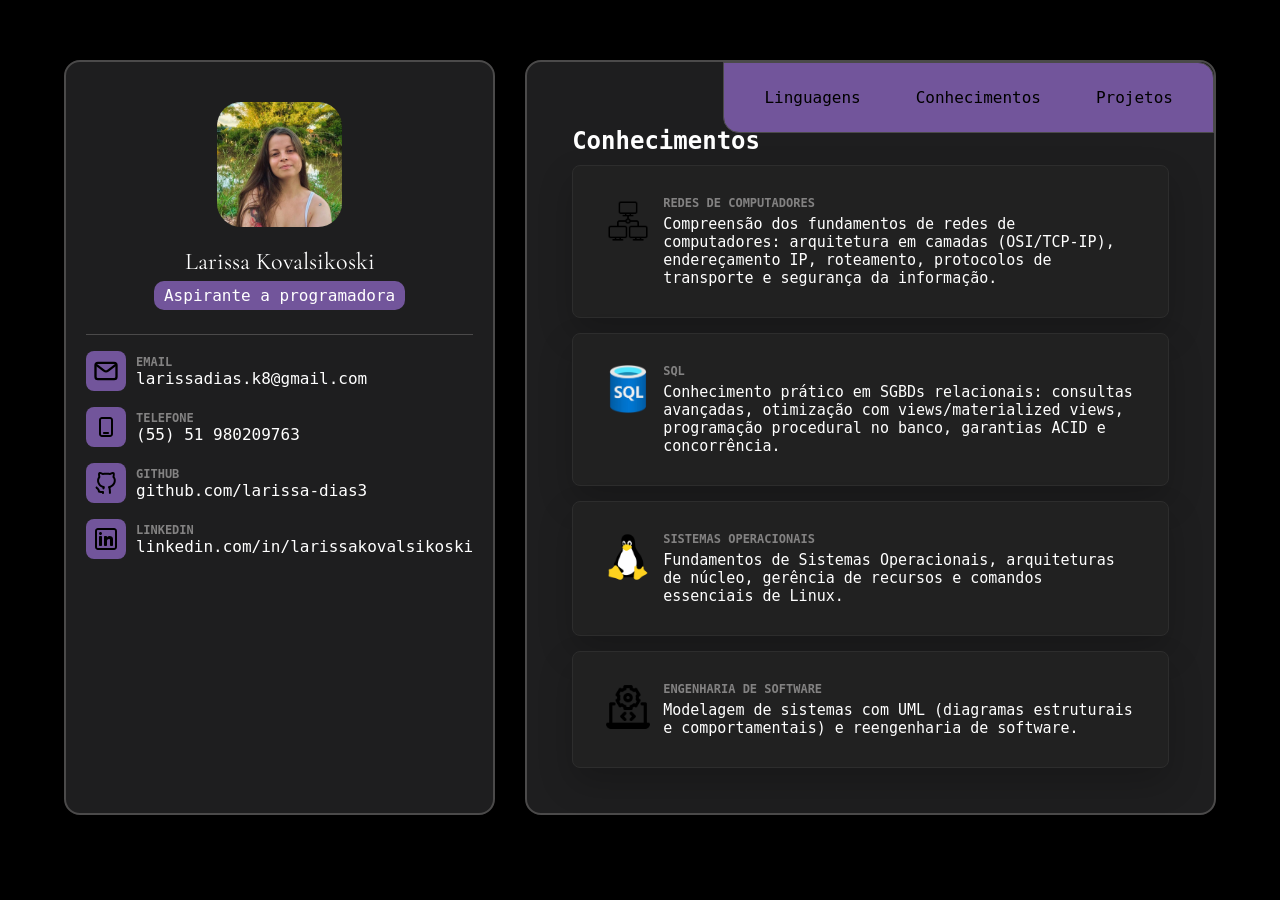
<file: conhecimentos.html>
<!doctype html>
<html lang="pt-br">
  <head>
    <meta charset="UTF-8" />
    <meta name="viewport" content="width=device-width, initial-scale=1.0" />
    <title>Conhecimentos</title>
    <link rel="stylesheet" href="style.css" />
    <script src="funcao.js"></script>
    <style>
      @import url("https://fonts.googleapis.com/css2?family=Cormorant+Garamond:ital,wght@0,300..700;1,300..700&display=swap");
    </style>
  </head>

  <body>
    <div class="container">
      <div class="container-aside">
        <aside>
          <div class="container-img">
            <div class="foto-perfil">
              <img src="images/larissafoto.jpg" alt="" />
            </div>
            <div class="info">
              <span class="nome">Larissa Kovalsikoski</span>
              <div class="label">
                <span>Aspirante a programadora</span>
              </div>
            </div>
          </div>
          <ul>
            <li>
              <div class="icon">
                <svg
                  class="icon-email"
                  viewBox="0 0 24 24"
                  xmlns="http://www.w3.org/2000/svg"
                >
                  <path
                    d="M4 7.00005L10.2 11.65C11.2667 12.45 12.7333 12.45 13.8 11.65L20 7"
                  />
                  <rect x="3" y="5" width="18" height="14" rx="2" />
                </svg>
              </div>
              <div class="li-info">
                <span>Email</span>
                <span
                  ><a href="mailto:seuemail@dominio.com" class="link-contato"
                    >larissadias.k8@gmail.com</a
                  ></span
                >
              </div>
            </li>
            <li>
              <div class="icon">
                <svg
                  class="icon-phone"
                  viewBox="0 0 24 24"
                  xmlns="http://www.w3.org/2000/svg"
                >
                  <path
                    fill-rule="evenodd"
                    clip-rule="evenodd"
                    d="M8 2C6.34315 2 5 3.34315 5 5V19C5 20.6569 6.34315 22 8 22H16C17.6569 22 19 20.6569 19 19V5C19 3.34315 17.6569 2 16 2H8ZM7 5C7 4.44772 7.44772 4 8 4H16C16.5523 4 17 4.44772 17 5V19C17 19.5523 16.5523 20 16 20H8C7.44772 20 7 19.5523 7 19V5ZM10 17C9.44772 17 9 17.4477 9 18C9 18.5523 9.44772 19 10 19H14C14.5523 19 15 18.5523 15 18C15 17.4477 14.5523 17 14 17H10Z"
                  />
                </svg>
              </div>
              <div class="li-info">
                <span>Telefone</span>
                <span
                  ><a href="tel:51980209763" class="link-contato"
                    >(55) 51 980209763</a
                  ></span
                >
              </div>
            </li>
            <li>
              <div class="icon">
                <svg
                  class="icon-github"
                  viewBox="0 0 24 24"
                  xmlns="http://www.w3.org/2000/svg"
                >
                  <path
                    d="M4.0744 2.9938C4.13263 1.96371 4.37869 1.51577 5.08432 1.15606C5.84357 0.768899 7.04106 0.949072 8.45014 1.66261C9.05706 1.97009 9.11886 1.97635 10.1825 1.83998C11.5963 1.65865 13.4164 1.65929 14.7213 1.84164C15.7081 1.97954 15.7729 1.97265 16.3813 1.66453C18.3814 0.651679 19.9605 0.71795 20.5323 1.8387C20.8177 2.39812 20.8707 3.84971 20.6494 5.04695C20.5267 5.71069 20.5397 5.79356 20.8353 6.22912C22.915 9.29385 21.4165 14.2616 17.8528 16.1155C17.5801 16.2574 17.3503 16.3452 17.163 16.4167C16.5879 16.6363 16.4133 16.703 16.6247 17.7138C16.7265 18.2 16.8491 19.4088 16.8973 20.4002C16.9844 22.1922 16.9831 22.2047 16.6688 22.5703C16.241 23.0676 15.6244 23.076 15.2066 22.5902C14.9341 22.2734 14.9075 22.1238 14.9075 20.9015C14.9075 19.0952 14.7095 17.8946 14.2417 16.8658C13.6854 15.6415 14.0978 15.185 15.37 14.9114C17.1383 14.531 18.5194 13.4397 19.2892 11.8146C20.0211 10.2698 20.1314 8.13501 18.8082 6.83668C18.4319 6.3895 18.4057 5.98446 18.6744 4.76309C18.7748 4.3066 18.859 3.71768 18.8615 3.45425C18.8653 3.03823 18.8274 2.97541 18.5719 2.97541C18.4102 2.97541 17.7924 3.21062 17.1992 3.49805L16.2524 3.95695C16.1663 3.99866 16.07 4.0147 15.975 4.0038C13.5675 3.72746 11.2799 3.72319 8.86062 4.00488C8.76526 4.01598 8.66853 3.99994 8.58215 3.95802L7.63585 3.49882C7.04259 3.21087 6.42482 2.97541 6.26317 2.97541C5.88941 2.97541 5.88379 3.25135 6.22447 4.89078C6.43258 5.89203 6.57262 6.11513 5.97101 6.91572C5.06925 8.11576 4.844 9.60592 5.32757 11.1716C5.93704 13.1446 7.4295 14.4775 9.52773 14.9222C10.7926 15.1903 11.1232 15.5401 10.6402 16.9905C10.26 18.1319 10.0196 18.4261 9.46707 18.4261C8.72365 18.4261 8.25796 17.7821 8.51424 17.1082C8.62712 16.8112 8.59354 16.7795 7.89711 16.5255C5.77117 15.7504 4.14514 14.0131 3.40172 11.7223C2.82711 9.95184 3.07994 7.64739 4.00175 6.25453C4.31561 5.78028 4.32047 5.74006 4.174 4.83217C4.09113 4.31822 4.04631 3.49103 4.0744 2.9938Z"
                  />
                  <path
                    d="M3.33203 15.9454C3.02568 15.4859 2.40481 15.3617 1.94528 15.6681C1.48576 15.9744 1.36158 16.5953 1.66793 17.0548C1.8941 17.3941 2.16467 17.6728 2.39444 17.9025C2.4368 17.9449 2.47796 17.9858 2.51815 18.0257C2.71062 18.2169 2.88056 18.3857 3.05124 18.5861C3.42875 19.0292 3.80536 19.626 4.0194 20.6962C4.11474 21.1729 4.45739 21.4297 4.64725 21.5419C4.85315 21.6635 5.07812 21.7352 5.26325 21.7819C5.64196 21.8774 6.10169 21.927 6.53799 21.9559C7.01695 21.9877 7.53592 21.998 7.99999 22.0008C8.00033 22.5527 8.44791 23.0001 8.99998 23.0001C9.55227 23.0001 9.99998 22.5524 9.99998 22.0001V21.0001C9.99998 20.4478 9.55227 20.0001 8.99998 20.0001C8.90571 20.0001 8.80372 20.0004 8.69569 20.0008C8.10883 20.0026 7.34388 20.0049 6.67018 19.9603C6.34531 19.9388 6.07825 19.9083 5.88241 19.871C5.58083 18.6871 5.09362 17.8994 4.57373 17.2891C4.34391 17.0194 4.10593 16.7834 3.91236 16.5914C3.87612 16.5555 3.84144 16.5211 3.80865 16.4883C3.5853 16.265 3.4392 16.1062 3.33203 15.9454Z"
                  />
                </svg>
              </div>
              <div class="li-info">
                <span>Github</span>
                <span
                  ><a
                    href="https://github.com/larissa-dias3/"
                    target="_blank"
                    rel="noopener noreferrer"
                    >github.com/larissa-dias3</a
                  ></span
                >
              </div>
            </li>
            <li>
              <div class="icon">
                <svg
                  class="icon-linkedin"
                  viewBox="0 0 24 24"
                  xmlns="http://www.w3.org/2000/svg"
                >
                  <path
                    d="M6.5 8C7.32843 8 8 7.32843 8 6.5C8 5.67157 7.32843 5 6.5 5C5.67157 5 5 5.67157 5 6.5C5 7.32843 5.67157 8 6.5 8Z"
                  />
                  <path
                    d="M5 10C5 9.44772 5.44772 9 6 9H7C7.55228 9 8 9.44771 8 10V18C8 18.5523 7.55228 19 7 19H6C5.44772 19 5 18.5523 5 18V10Z"
                  />
                  <path
                    d="M11 19H12C12.5523 19 13 18.5523 13 18V13.5C13 12 16 11 16 13V18.0004C16 18.5527 16.4477 19 17 19H18C18.5523 19 19 18.5523 19 18V12C19 10 17.5 9 15.5 9C13.5 9 13 10.5 13 10.5V10C13 9.44771 12.5523 9 12 9H11C10.4477 9 10 9.44772 10 10V18C10 18.5523 10.4477 19 11 19Z"
                  />
                  <path
                    fill-rule="evenodd"
                    clip-rule="evenodd"
                    d="M20 1C21.6569 1 23 2.34315 23 4V20C23 21.6569 21.6569 23 20 23H4C2.34315 23 1 21.6569 1 20V4C1 2.34315 2.34315 1 4 1H20ZM20 3C20.5523 3 21 3.44772 21 4V20C21 20.5523 20.5523 21 20 21H4C3.44772 21 3 20.5523 3 20V4C3 3.44772 3.44772 3 4 3H20Z"
                  />
                </svg>
              </div>
              <div class="li-info">
                <span>LinkedIn</span>
                <span
                  ><a
                    href="https://www.linkedin.com/in/larissakovalsikoski/"
                    target="_blank"
                    rel="noopener noreferrer"
                    >linkedin.com/in/larissakovalsikoski</a
                  ></span
                >
              </div>
            </li>
          </ul>
        </aside>
      </div>
      <div class="container-main">
        <header>
          <nav>
            <ul>
              <li>
                <a href="linguagens.html#linguagens">Linguagens</a>
              </li>
              <li>
                <a href="#conhecimentos.html">Conhecimentos</a>
              </li>
              <li><a href="projetos.html#projetos">Projetos</a></li>
            </ul>
          </nav>
        </header>
        <main>
          <article id="conhecimentos" class="secao-linguagens">
            <h2>Conhecimentos</h2>
            <div class="cards">
              <div class="card">
                <img src="images/redesicon.png" alt="" />
                <div class="card-text">
                  <span class="name-linguagem">Redes de computadores</span>
                  <ul>
                    <li>
                      <p>
                        Compreensão dos fundamentos de redes de computadores:
                        arquitetura em camadas (OSI/TCP-IP), endereçamento IP,
                        roteamento, protocolos de transporte e segurança da
                        informação.
                      </p>
                    </li>
                  </ul>
                </div>
              </div>
              <div class="card">
                <img src="images/sqlicon.png" alt="" />
                <div class="card-text">
                  <span class="name-linguagem">SQL</span>
                  <p>
                    Conhecimento prático em SGBDs relacionais: consultas
                    avançadas, otimização com views/materialized views,
                    programação procedural no banco, garantias ACID e
                    concorrência.
                  </p>
                </div>
              </div>

              <div class="card">
                <img src="images/linux.png" alt="" />
                <div class="card-text">
                  <span class="name-linguagem">Sistemas Operacionais</span>
                  <p>
                    Fundamentos de Sistemas Operacionais, arquiteturas de
                    núcleo, gerência de recursos e comandos essenciais de Linux.
                  </p>
                </div>
              </div>
              <div class="card">
                <img src="images/engenharia.png" alt="" />
                <div class="card-text">
                  <span class="name-linguagem">Engenharia de Software</span>
                  <p>
                    Modelagem de sistemas com UML (diagramas estruturais e
                    comportamentais) e reengenharia de software.
                  </p>
                </div>
              </div>
            </div>
          </article>
        </main>
      </div>
    </div>
  </body>
</html>
</file>
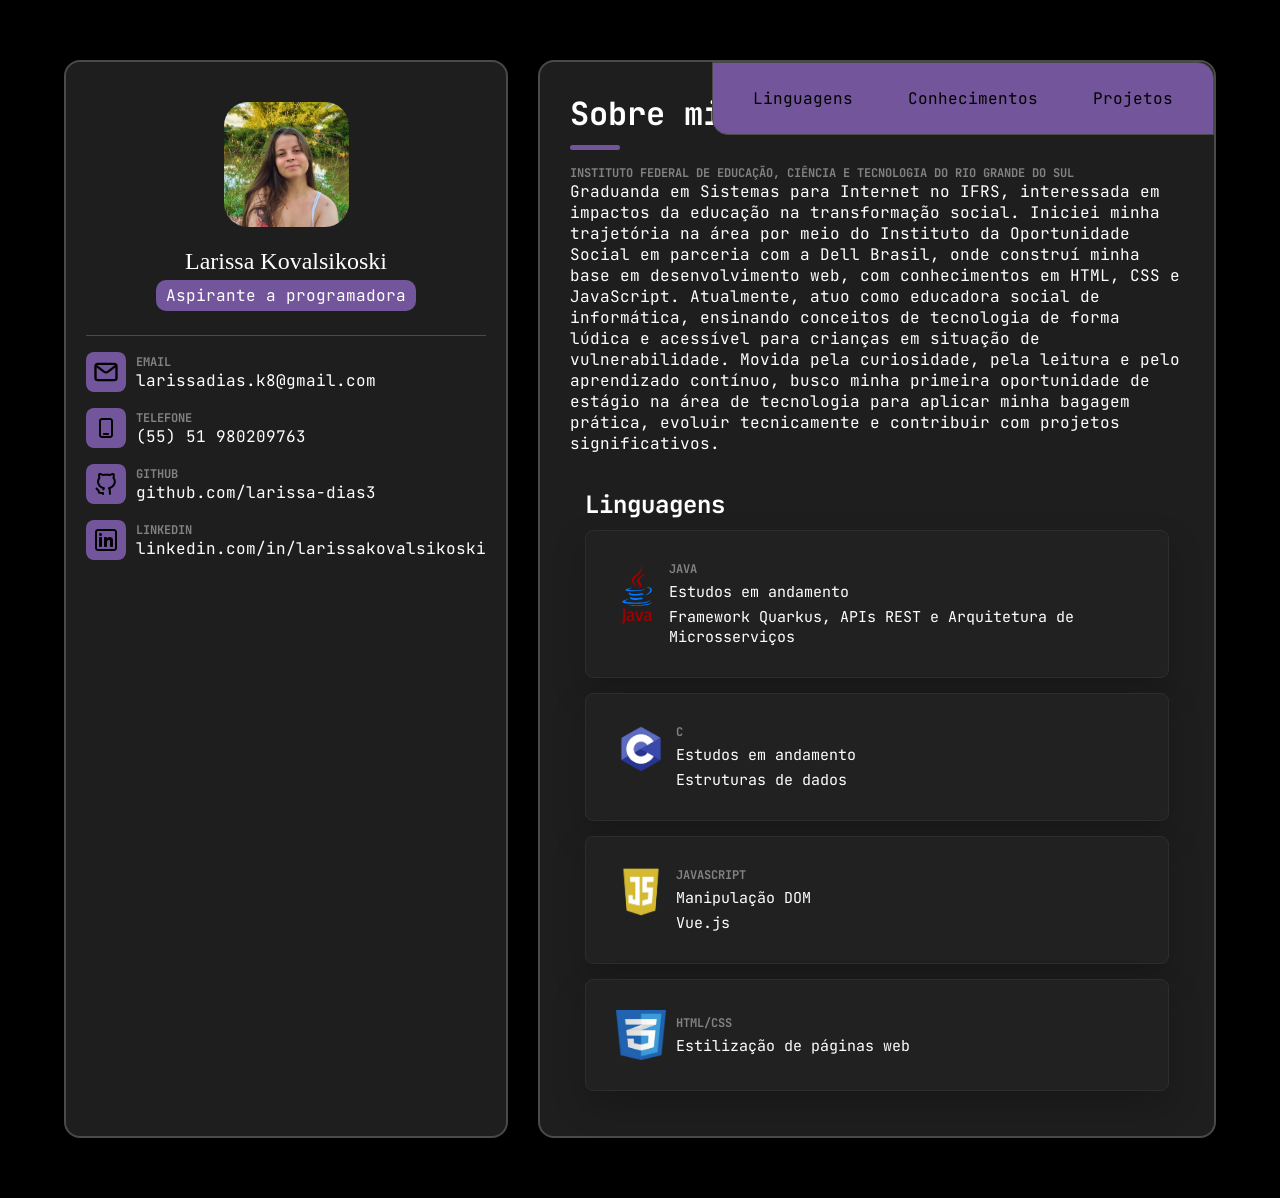
<file: linguagens.html>
<!doctype html>
<html lang="pt-br">

<head>
  <meta charset="UTF-8" />
  <meta name="viewport" content="width=device-width, initial-scale=1.0" />
  <title>Home</title>
  <link rel="stylesheet" href="style.css" />
  <script src="funcao.js"></script>
  <link rel="preconnect" href="https://fonts.googleapis.com" />
  <link rel="preconnect" href="https://fonts.gstatic.com" crossorigin />
  <link href="https://fonts.googleapis.com/css2?family=JetBrains+Mono:ital,wght@0,100..800;1,100..800&display=swap"
    rel="stylesheet" />
</head>

<body>
  <div class="container">
    <div class="container-aside">
      <aside>
        <div class="container-img">
          <div class="foto-perfil">
            <img src="images/larissafoto.jpg" alt="" />
          </div>
          <div class="info">
            <span class="nome">Larissa Kovalsikoski</span>
            <div class="label">
              <span>Aspirante a programadora</span>
            </div>
          </div>
        </div>
        <ul>
          <li>
            <div class="icon">
              <svg class="icon-email" viewBox="0 0 24 24" xmlns="http://www.w3.org/2000/svg">
                <path d="M4 7.00005L10.2 11.65C11.2667 12.45 12.7333 12.45 13.8 11.65L20 7" />
                <rect x="3" y="5" width="18" height="14" rx="2" />
              </svg>
            </div>
            <div class="li-info">
              <span>Email</span>
              <span><a href="mailto:seuemail@dominio.com" class="link-contato">larissadias.k8@gmail.com</a></span>
            </div>
          </li>
          <li>
            <div class="icon">
              <svg class="icon-phone" viewBox="0 0 24 24" xmlns="http://www.w3.org/2000/svg">
                <path fill-rule="evenodd" clip-rule="evenodd"
                  d="M8 2C6.34315 2 5 3.34315 5 5V19C5 20.6569 6.34315 22 8 22H16C17.6569 22 19 20.6569 19 19V5C19 3.34315 17.6569 2 16 2H8ZM7 5C7 4.44772 7.44772 4 8 4H16C16.5523 4 17 4.44772 17 5V19C17 19.5523 16.5523 20 16 20H8C7.44772 20 7 19.5523 7 19V5ZM10 17C9.44772 17 9 17.4477 9 18C9 18.5523 9.44772 19 10 19H14C14.5523 19 15 18.5523 15 18C15 17.4477 14.5523 17 14 17H10Z" />
              </svg>
            </div>
            <div class="li-info">
              <span>Telefone</span>
              <span><a href="tel:51980209763" class="link-contato">(55) 51 980209763</a></span>
            </div>
          </li>
          <li>
            <div class="icon">
              <svg class="icon-github" viewBox="0 0 24 24" xmlns="http://www.w3.org/2000/svg">
                <path
                  d="M4.0744 2.9938C4.13263 1.96371 4.37869 1.51577 5.08432 1.15606C5.84357 0.768899 7.04106 0.949072 8.45014 1.66261C9.05706 1.97009 9.11886 1.97635 10.1825 1.83998C11.5963 1.65865 13.4164 1.65929 14.7213 1.84164C15.7081 1.97954 15.7729 1.97265 16.3813 1.66453C18.3814 0.651679 19.9605 0.71795 20.5323 1.8387C20.8177 2.39812 20.8707 3.84971 20.6494 5.04695C20.5267 5.71069 20.5397 5.79356 20.8353 6.22912C22.915 9.29385 21.4165 14.2616 17.8528 16.1155C17.5801 16.2574 17.3503 16.3452 17.163 16.4167C16.5879 16.6363 16.4133 16.703 16.6247 17.7138C16.7265 18.2 16.8491 19.4088 16.8973 20.4002C16.9844 22.1922 16.9831 22.2047 16.6688 22.5703C16.241 23.0676 15.6244 23.076 15.2066 22.5902C14.9341 22.2734 14.9075 22.1238 14.9075 20.9015C14.9075 19.0952 14.7095 17.8946 14.2417 16.8658C13.6854 15.6415 14.0978 15.185 15.37 14.9114C17.1383 14.531 18.5194 13.4397 19.2892 11.8146C20.0211 10.2698 20.1314 8.13501 18.8082 6.83668C18.4319 6.3895 18.4057 5.98446 18.6744 4.76309C18.7748 4.3066 18.859 3.71768 18.8615 3.45425C18.8653 3.03823 18.8274 2.97541 18.5719 2.97541C18.4102 2.97541 17.7924 3.21062 17.1992 3.49805L16.2524 3.95695C16.1663 3.99866 16.07 4.0147 15.975 4.0038C13.5675 3.72746 11.2799 3.72319 8.86062 4.00488C8.76526 4.01598 8.66853 3.99994 8.58215 3.95802L7.63585 3.49882C7.04259 3.21087 6.42482 2.97541 6.26317 2.97541C5.88941 2.97541 5.88379 3.25135 6.22447 4.89078C6.43258 5.89203 6.57262 6.11513 5.97101 6.91572C5.06925 8.11576 4.844 9.60592 5.32757 11.1716C5.93704 13.1446 7.4295 14.4775 9.52773 14.9222C10.7926 15.1903 11.1232 15.5401 10.6402 16.9905C10.26 18.1319 10.0196 18.4261 9.46707 18.4261C8.72365 18.4261 8.25796 17.7821 8.51424 17.1082C8.62712 16.8112 8.59354 16.7795 7.89711 16.5255C5.77117 15.7504 4.14514 14.0131 3.40172 11.7223C2.82711 9.95184 3.07994 7.64739 4.00175 6.25453C4.31561 5.78028 4.32047 5.74006 4.174 4.83217C4.09113 4.31822 4.04631 3.49103 4.0744 2.9938Z" />
                <path
                  d="M3.33203 15.9454C3.02568 15.4859 2.40481 15.3617 1.94528 15.6681C1.48576 15.9744 1.36158 16.5953 1.66793 17.0548C1.8941 17.3941 2.16467 17.6728 2.39444 17.9025C2.4368 17.9449 2.47796 17.9858 2.51815 18.0257C2.71062 18.2169 2.88056 18.3857 3.05124 18.5861C3.42875 19.0292 3.80536 19.626 4.0194 20.6962C4.11474 21.1729 4.45739 21.4297 4.64725 21.5419C4.85315 21.6635 5.07812 21.7352 5.26325 21.7819C5.64196 21.8774 6.10169 21.927 6.53799 21.9559C7.01695 21.9877 7.53592 21.998 7.99999 22.0008C8.00033 22.5527 8.44791 23.0001 8.99998 23.0001C9.55227 23.0001 9.99998 22.5524 9.99998 22.0001V21.0001C9.99998 20.4478 9.55227 20.0001 8.99998 20.0001C8.90571 20.0001 8.80372 20.0004 8.69569 20.0008C8.10883 20.0026 7.34388 20.0049 6.67018 19.9603C6.34531 19.9388 6.07825 19.9083 5.88241 19.871C5.58083 18.6871 5.09362 17.8994 4.57373 17.2891C4.34391 17.0194 4.10593 16.7834 3.91236 16.5914C3.87612 16.5555 3.84144 16.5211 3.80865 16.4883C3.5853 16.265 3.4392 16.1062 3.33203 15.9454Z" />
              </svg>
            </div>
            <div class="li-info">
              <span>Github</span>
              <span><a href="https://github.com/larissa-dias3/" target="_blank"
                  rel="noopener noreferrer">github.com/larissa-dias3</a></span>
            </div>
          </li>
          <li>
            <div class="icon">
              <svg class="icon-linkedin" viewBox="0 0 24 24" xmlns="http://www.w3.org/2000/svg">
                <path
                  d="M6.5 8C7.32843 8 8 7.32843 8 6.5C8 5.67157 7.32843 5 6.5 5C5.67157 5 5 5.67157 5 6.5C5 7.32843 5.67157 8 6.5 8Z" />
                <path
                  d="M5 10C5 9.44772 5.44772 9 6 9H7C7.55228 9 8 9.44771 8 10V18C8 18.5523 7.55228 19 7 19H6C5.44772 19 5 18.5523 5 18V10Z" />
                <path
                  d="M11 19H12C12.5523 19 13 18.5523 13 18V13.5C13 12 16 11 16 13V18.0004C16 18.5527 16.4477 19 17 19H18C18.5523 19 19 18.5523 19 18V12C19 10 17.5 9 15.5 9C13.5 9 13 10.5 13 10.5V10C13 9.44771 12.5523 9 12 9H11C10.4477 9 10 9.44772 10 10V18C10 18.5523 10.4477 19 11 19Z" />
                <path fill-rule="evenodd" clip-rule="evenodd"
                  d="M20 1C21.6569 1 23 2.34315 23 4V20C23 21.6569 21.6569 23 20 23H4C2.34315 23 1 21.6569 1 20V4C1 2.34315 2.34315 1 4 1H20ZM20 3C20.5523 3 21 3.44772 21 4V20C21 20.5523 20.5523 21 20 21H4C3.44772 21 3 20.5523 3 20V4C3 3.44772 3.44772 3 4 3H20Z" />
              </svg>
            </div>
            <div class="li-info">
              <span>LinkedIn</span>
              <span><a href="https://www.linkedin.com/in/larissakovalsikoski/" target="_blank"
                  rel="noopener noreferrer">linkedin.com/in/larissakovalsikoski</a></span>
            </div>
          </li>
        </ul>
      </aside>
    </div>
    <div class="container-main">
      <header>
        <nav>
          <ul>
            <li>
              <a href="#linguagens" onclick="destacarElemento('linguagens')">Linguagens</a>
            </li>
            <li>
              <a href="conhecimentos.html#conhecimentos">Conhecimentos</a>
            </li>
            <li><a href="projetos.html">Projetos</a></li>
          </ul>
        </nav>
        <div class="sobre">
          <h1>Sobre mim</h1>
          <div class="line"></div>
          <div class="sobre-texto">
            <p class="instituicao">
              Instituto Federal de Educação, Ciência e Tecnologia do Rio
              Grande do Sul
            </p>
            <p>
              Graduanda em Sistemas para Internet no IFRS, interessada em impactos da
              educação na transformação social. Iniciei minha trajetória na área por meio do Instituto da
              Oportunidade Social em parceria com a Dell Brasil, onde construí minha base em
              desenvolvimento web, com conhecimentos em HTML, CSS e JavaScript.

              Atualmente, atuo como educadora social de informática, ensinando conceitos de tecnologia de
              forma lúdica e acessível para crianças em situação de vulnerabilidade. Movida pela
              curiosidade, pela leitura e pelo aprendizado contínuo, busco minha primeira oportunidade de
              estágio na área de tecnologia para aplicar minha bagagem prática, evoluir tecnicamente e
              contribuir com projetos significativos.
            </p>
          </div>
        </div>
      </header>
      <main>
        <article id="linguagens" class="secao-linguagens">
          <h2>Linguagens</h2>
          <div class="cards">
            <div class="card">
              <svg class="icon-java" width="50" height="68" viewBox="0 0 50 68" fill="none"
                xmlns="http://www.w3.org/2000/svg">
                <path
                  d="M18.1386 35.8863C18.1386 35.8863 16.3663 36.9175 19.4012 37.2659C23.0789 37.6859 24.9575 37.6254 29.009 36.859C29.009 36.859 30.0757 37.5269 31.5646 38.1047C22.4796 41.9976 11.0037 37.8795 18.1386 35.8863ZM17.028 30.8062C17.028 30.8062 15.0398 32.2778 18.0774 32.5919C22.0061 32.9977 25.1072 33.0308 30.4768 31.9976C30.4768 31.9976 31.2182 32.7501 32.3849 33.1613C21.4021 36.3736 9.1702 33.4142 17.028 30.8062Z" />
                <path
                  d="M26.386 22.1877C28.6256 24.7657 25.799 27.0842 25.799 27.0842C25.799 27.0842 31.483 24.1505 28.8723 20.4755C26.4349 17.0499 24.5652 15.3481 34.6858 9.47922C34.6858 9.47922 18.7992 13.4453 26.386 22.1877Z" />
                <path
                  d="M38.4012 39.6441C38.4012 39.6441 39.7131 40.7258 36.9561 41.5622C31.7136 43.1501 15.1322 43.629 10.5263 41.6254C8.87185 40.9048 11.976 39.9058 12.9526 39.6949C13.9712 39.4747 14.5524 39.5147 14.5524 39.5147C12.7113 38.2182 2.65156 42.0611 9.44349 43.1636C27.9638 46.1665 43.2045 41.8117 38.4012 39.6441ZM18.9912 25.5421C18.9912 25.5421 10.5579 27.5457 16.0052 28.274C18.306 28.5816 22.8892 28.5108 27.1616 28.1524C30.6523 27.8594 34.156 27.2327 34.156 27.2327C34.156 27.2327 32.9261 27.7605 32.035 28.3679C23.4696 30.621 6.92558 29.5717 11.6889 27.2685C15.7161 25.3204 18.9912 25.5421 18.9912 25.5421ZM34.121 33.9981C42.8273 29.475 38.8019 25.1275 35.9914 25.7134C35.3043 25.857 34.996 25.9809 34.996 25.9809C34.996 25.9809 35.2524 25.5798 35.7397 25.4074C41.2986 23.4538 45.5731 31.1707 33.9474 34.2268C33.947 34.2268 34.081 34.1059 34.121 33.9981Z" />
                <path
                  d="M28.8723 0C28.8723 0 33.6929 4.82372 24.2988 12.2389C16.7651 18.1893 22.5812 21.581 24.2965 25.4578C19.8981 21.4902 16.6719 17.9968 18.8361 14.7464C22.0134 9.97502 30.8174 7.66113 28.8723 0Z" />
                <path
                  d="M19.8477 46.2586C28.2033 46.7929 41.0369 45.9618 41.3413 42.0073C41.3413 42.0073 40.757 43.5062 34.4351 44.6953C27.3025 46.038 18.5039 45.8817 13.2871 45.0206C13.2871 45.0206 14.3561 45.9052 19.8477 46.2586Z" />
                <path
                  d="M40.9553 53.3499H40.7012V53.2075H41.3868V53.3499H41.1327V54.0613H40.9553V53.3499ZM42.3234 53.3853H42.3203L42.0678 54.0609H41.9519L41.7009 53.3853H41.6978V54.0609H41.5292V53.2071H41.7768L42.0093 53.8111L42.2418 53.2071H42.487V54.0609H42.3238L42.3234 53.3853ZM18.4785 61.3664C17.6905 62.0492 16.8575 62.4334 16.1096 62.4334C15.044 62.4334 14.4658 61.7933 14.4658 60.7689C14.4658 59.6599 15.0848 58.8485 17.5623 58.8485H18.4781L18.4785 61.3664ZM20.6534 63.82V56.2243C20.6534 54.283 19.5463 53.0019 16.8775 53.0019C15.3204 53.0019 13.9554 53.3865 12.8456 53.8765L13.1651 55.2219C14.0393 54.9009 15.1695 54.6033 16.2789 54.6033C17.8164 54.6033 18.4781 55.2219 18.4781 56.5026V57.463H17.7098C13.975 57.463 12.2898 58.912 12.2898 61.0904C12.2898 62.9673 13.4003 64.0344 15.4909 64.0344C16.8348 64.0344 17.8387 63.4797 18.776 62.6679L18.9466 63.82H20.6534ZM27.9123 63.82H25.2004L21.9349 53.1952H24.3038L26.3305 59.7242L26.7817 61.6859C27.8041 58.8485 28.5297 55.9679 28.8927 53.1952H31.1962C30.5795 56.6935 29.4686 60.5345 27.9123 63.82ZM38.32 61.3664C37.5297 62.0492 36.6967 62.4334 35.9503 62.4334C34.8847 62.4334 34.3073 61.7933 34.3073 60.7689C34.3073 59.6599 34.9267 58.8485 37.4027 58.8485H38.32V61.3664ZM40.4957 63.82V56.2243C40.4957 54.283 39.3851 53.0019 36.719 53.0019C35.1604 53.0019 33.7957 53.3865 32.686 53.8765L33.0054 55.2219C33.8797 54.9009 35.0122 54.6033 36.1219 54.6033C37.6571 54.6033 38.3196 55.2219 38.3196 56.5026V57.463H37.5512C33.8161 57.463 32.132 58.912 32.132 61.0904C32.132 62.9673 33.2403 64.0344 35.3313 64.0344C36.6763 64.0344 37.6787 63.4797 38.6183 62.6679L38.7896 63.82H40.4957ZM9.90505 65.6254C9.28529 66.5311 8.2829 67.2483 7.18697 67.6529L6.11298 66.3879C6.94792 65.9595 7.66314 65.2678 7.99611 64.6241C8.2829 64.0506 8.40262 63.313 8.40262 61.5477V49.4162H10.7142V61.3802C10.7142 63.7415 10.5256 64.6957 9.90505 65.6254Z" />
              </svg>
              <div class="card-text">
                <span class="name-linguagem">Java</span>
                <p>Estudos em andamento</p>
                <p>
                  Framework Quarkus, APIs REST e Arquitetura de
                  Microsserviços
                </p>
              </div>
            </div>

            <div class="card">
              <img src="images/iconc.png" alt="" />
              <div class="card-text">
                <span class="name-linguagem">C</span>
                <p>Estudos em andamento</p>
                <p>Estruturas de dados</p>
              </div>
            </div>

            <div class="card">
              <img src="images/iconjs.png" alt="" />
              <div class="card-text">
                <span class="name-linguagem">JavaScript</span>
                <p>Manipulação DOM</p>
                <p>Vue.js</p>
              </div>
            </div>

            <!-- <div class="card">
                            <img src="/images/html-5.png" alt="" />
                            <div class="card-text">
                                <span>HTML</span>
                                <p>Estrutura de páginas web</p>
                            </div>
                        </div> -->

            <div class="card">
              <img src="images/iconcss.png" alt="" />
              <div class="card-text">
                <span class="name-linguagem">HTML/CSS</span>
                <p>Estilização de páginas web</p>
              </div>
            </div>
            <!-- 
                        <div class="card">
                            <img src="/images/sqlicon.png" alt="" />
                            <div class="card-text">
                                <span>SQL</span>
                                <p>Consultas</p>
                            </div>
                        </div> -->

            <!-- <div class="card">
                            <img src="/images/redesicon.png" alt="" />
                            <div class="card-text">
                                <span>Redes de computadores</span>
                                <p>Conceitos de redes</p>
                            </div>
                        </div> -->
          </div>
        </article>
      </main>
    </div>
  </div>
</body>

</html>
</file>
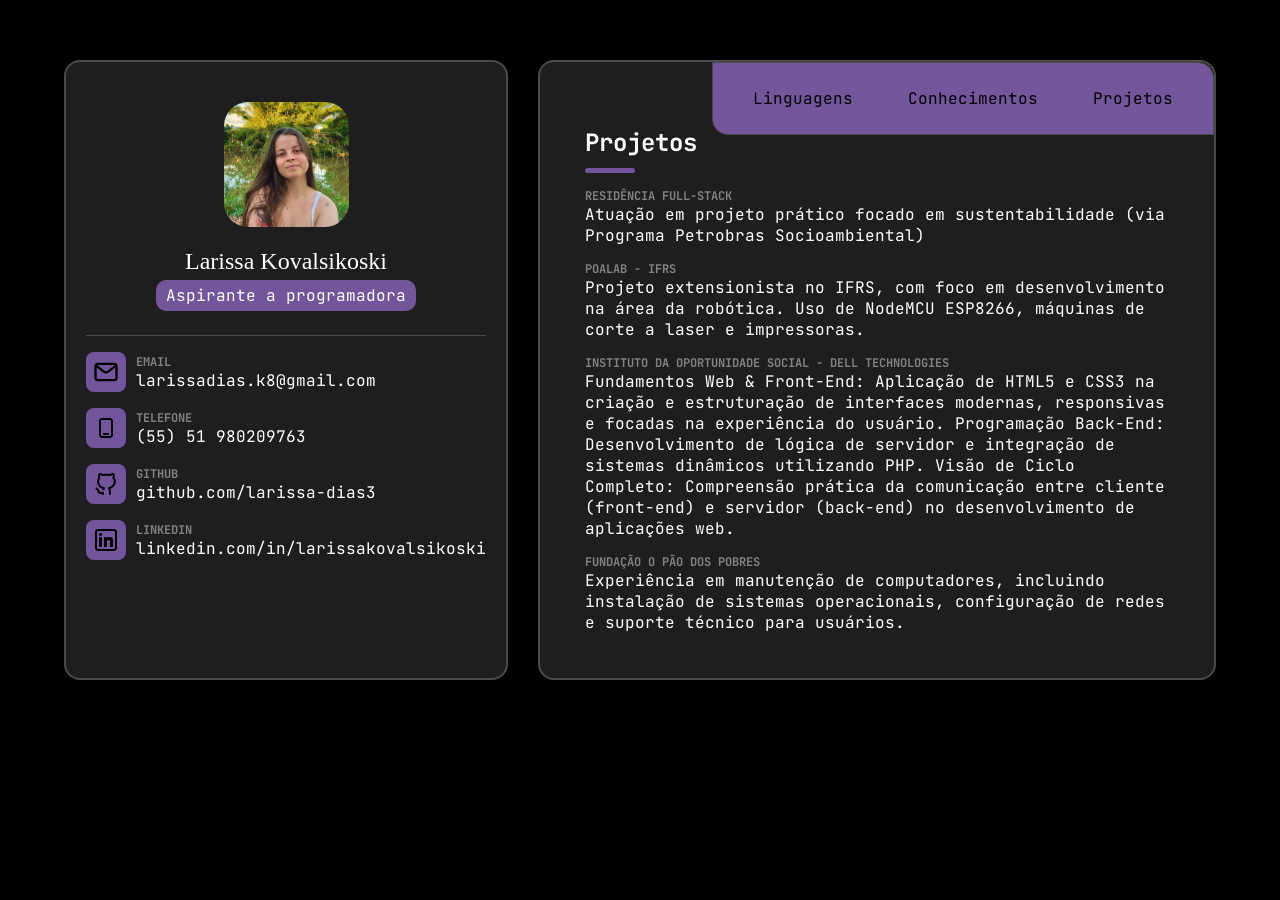
<file: projetos.html>
<!doctype html>
<html lang="pt-br">
  <head>
    <meta charset="UTF-8" />
    <meta name="viewport" content="width=device-width, initial-scale=1.0" />
    <title>Projetos</title>
    <link rel="stylesheet" href="style.css" />
    <script src="funcao.js"></script>
    <link rel="preconnect" href="https://fonts.googleapis.com" />
    <link rel="preconnect" href="https://fonts.gstatic.com" crossorigin />
    <link
      href="https://fonts.googleapis.com/css2?family=JetBrains+Mono:ital,wght@0,100..800;1,100..800&display=swap"
      rel="stylesheet"
    />
  </head>

  <body>
    <div class="container">
      <div class="container-aside">
        <aside>
          <div class="container-img">
            <div class="foto-perfil">
              <img src="images/larissafoto.jpg" alt="" />
            </div>
            <div class="info">
              <span class="nome">Larissa Kovalsikoski</span>
              <div class="label">
                <span>Aspirante a programadora</span>
              </div>
            </div>
          </div>
          <ul>
            <li>
              <div class="icon">
                <svg
                  class="icon-email"
                  viewBox="0 0 24 24"
                  xmlns="http://www.w3.org/2000/svg"
                >
                  <path
                    d="M4 7.00005L10.2 11.65C11.2667 12.45 12.7333 12.45 13.8 11.65L20 7"
                  />
                  <rect x="3" y="5" width="18" height="14" rx="2" />
                </svg>
              </div>
              <div class="li-info">
                <span>Email</span>
                <span
                  ><a href="mailto:seuemail@dominio.com" class="link-contato"
                    >larissadias.k8@gmail.com</a
                  ></span
                >
              </div>
            </li>
            <li>
              <div class="icon">
                <svg
                  class="icon-phone"
                  viewBox="0 0 24 24"
                  xmlns="http://www.w3.org/2000/svg"
                >
                  <path
                    fill-rule="evenodd"
                    clip-rule="evenodd"
                    d="M8 2C6.34315 2 5 3.34315 5 5V19C5 20.6569 6.34315 22 8 22H16C17.6569 22 19 20.6569 19 19V5C19 3.34315 17.6569 2 16 2H8ZM7 5C7 4.44772 7.44772 4 8 4H16C16.5523 4 17 4.44772 17 5V19C17 19.5523 16.5523 20 16 20H8C7.44772 20 7 19.5523 7 19V5ZM10 17C9.44772 17 9 17.4477 9 18C9 18.5523 9.44772 19 10 19H14C14.5523 19 15 18.5523 15 18C15 17.4477 14.5523 17 14 17H10Z"
                  />
                </svg>
              </div>
              <div class="li-info">
                <span>Telefone</span>
                <span
                  ><a href="tel:51980209763" class="link-contato"
                    >(55) 51 980209763</a
                  ></span
                >
              </div>
            </li>
            <li>
              <div class="icon">
                <svg
                  class="icon-github"
                  viewBox="0 0 24 24"
                  xmlns="http://www.w3.org/2000/svg"
                >
                  <path
                    d="M4.0744 2.9938C4.13263 1.96371 4.37869 1.51577 5.08432 1.15606C5.84357 0.768899 7.04106 0.949072 8.45014 1.66261C9.05706 1.97009 9.11886 1.97635 10.1825 1.83998C11.5963 1.65865 13.4164 1.65929 14.7213 1.84164C15.7081 1.97954 15.7729 1.97265 16.3813 1.66453C18.3814 0.651679 19.9605 0.71795 20.5323 1.8387C20.8177 2.39812 20.8707 3.84971 20.6494 5.04695C20.5267 5.71069 20.5397 5.79356 20.8353 6.22912C22.915 9.29385 21.4165 14.2616 17.8528 16.1155C17.5801 16.2574 17.3503 16.3452 17.163 16.4167C16.5879 16.6363 16.4133 16.703 16.6247 17.7138C16.7265 18.2 16.8491 19.4088 16.8973 20.4002C16.9844 22.1922 16.9831 22.2047 16.6688 22.5703C16.241 23.0676 15.6244 23.076 15.2066 22.5902C14.9341 22.2734 14.9075 22.1238 14.9075 20.9015C14.9075 19.0952 14.7095 17.8946 14.2417 16.8658C13.6854 15.6415 14.0978 15.185 15.37 14.9114C17.1383 14.531 18.5194 13.4397 19.2892 11.8146C20.0211 10.2698 20.1314 8.13501 18.8082 6.83668C18.4319 6.3895 18.4057 5.98446 18.6744 4.76309C18.7748 4.3066 18.859 3.71768 18.8615 3.45425C18.8653 3.03823 18.8274 2.97541 18.5719 2.97541C18.4102 2.97541 17.7924 3.21062 17.1992 3.49805L16.2524 3.95695C16.1663 3.99866 16.07 4.0147 15.975 4.0038C13.5675 3.72746 11.2799 3.72319 8.86062 4.00488C8.76526 4.01598 8.66853 3.99994 8.58215 3.95802L7.63585 3.49882C7.04259 3.21087 6.42482 2.97541 6.26317 2.97541C5.88941 2.97541 5.88379 3.25135 6.22447 4.89078C6.43258 5.89203 6.57262 6.11513 5.97101 6.91572C5.06925 8.11576 4.844 9.60592 5.32757 11.1716C5.93704 13.1446 7.4295 14.4775 9.52773 14.9222C10.7926 15.1903 11.1232 15.5401 10.6402 16.9905C10.26 18.1319 10.0196 18.4261 9.46707 18.4261C8.72365 18.4261 8.25796 17.7821 8.51424 17.1082C8.62712 16.8112 8.59354 16.7795 7.89711 16.5255C5.77117 15.7504 4.14514 14.0131 3.40172 11.7223C2.82711 9.95184 3.07994 7.64739 4.00175 6.25453C4.31561 5.78028 4.32047 5.74006 4.174 4.83217C4.09113 4.31822 4.04631 3.49103 4.0744 2.9938Z"
                  />
                  <path
                    d="M3.33203 15.9454C3.02568 15.4859 2.40481 15.3617 1.94528 15.6681C1.48576 15.9744 1.36158 16.5953 1.66793 17.0548C1.8941 17.3941 2.16467 17.6728 2.39444 17.9025C2.4368 17.9449 2.47796 17.9858 2.51815 18.0257C2.71062 18.2169 2.88056 18.3857 3.05124 18.5861C3.42875 19.0292 3.80536 19.626 4.0194 20.6962C4.11474 21.1729 4.45739 21.4297 4.64725 21.5419C4.85315 21.6635 5.07812 21.7352 5.26325 21.7819C5.64196 21.8774 6.10169 21.927 6.53799 21.9559C7.01695 21.9877 7.53592 21.998 7.99999 22.0008C8.00033 22.5527 8.44791 23.0001 8.99998 23.0001C9.55227 23.0001 9.99998 22.5524 9.99998 22.0001V21.0001C9.99998 20.4478 9.55227 20.0001 8.99998 20.0001C8.90571 20.0001 8.80372 20.0004 8.69569 20.0008C8.10883 20.0026 7.34388 20.0049 6.67018 19.9603C6.34531 19.9388 6.07825 19.9083 5.88241 19.871C5.58083 18.6871 5.09362 17.8994 4.57373 17.2891C4.34391 17.0194 4.10593 16.7834 3.91236 16.5914C3.87612 16.5555 3.84144 16.5211 3.80865 16.4883C3.5853 16.265 3.4392 16.1062 3.33203 15.9454Z"
                  />
                </svg>
              </div>
              <div class="li-info">
                <span>Github</span>
                <span
                  ><a
                    href="https://github.com/larissa-dias3/"
                    target="_blank"
                    rel="noopener noreferrer"
                    >github.com/larissa-dias3</a
                  ></span
                >
              </div>
            </li>
            <li>
              <div class="icon">
                <svg
                  class="icon-linkedin"
                  viewBox="0 0 24 24"
                  xmlns="http://www.w3.org/2000/svg"
                >
                  <path
                    d="M6.5 8C7.32843 8 8 7.32843 8 6.5C8 5.67157 7.32843 5 6.5 5C5.67157 5 5 5.67157 5 6.5C5 7.32843 5.67157 8 6.5 8Z"
                  />
                  <path
                    d="M5 10C5 9.44772 5.44772 9 6 9H7C7.55228 9 8 9.44771 8 10V18C8 18.5523 7.55228 19 7 19H6C5.44772 19 5 18.5523 5 18V10Z"
                  />
                  <path
                    d="M11 19H12C12.5523 19 13 18.5523 13 18V13.5C13 12 16 11 16 13V18.0004C16 18.5527 16.4477 19 17 19H18C18.5523 19 19 18.5523 19 18V12C19 10 17.5 9 15.5 9C13.5 9 13 10.5 13 10.5V10C13 9.44771 12.5523 9 12 9H11C10.4477 9 10 9.44772 10 10V18C10 18.5523 10.4477 19 11 19Z"
                  />
                  <path
                    fill-rule="evenodd"
                    clip-rule="evenodd"
                    d="M20 1C21.6569 1 23 2.34315 23 4V20C23 21.6569 21.6569 23 20 23H4C2.34315 23 1 21.6569 1 20V4C1 2.34315 2.34315 1 4 1H20ZM20 3C20.5523 3 21 3.44772 21 4V20C21 20.5523 20.5523 21 20 21H4C3.44772 21 3 20.5523 3 20V4C3 3.44772 3.44772 3 4 3H20Z"
                  />
                </svg>
              </div>
              <div class="li-info">
                <span>LinkedIn</span>
                <span
                  ><a
                    href="https://www.linkedin.com/in/larissakovalsikoski/"
                    target="_blank"
                    rel="noopener noreferrer"
                    >linkedin.com/in/larissakovalsikoski</a
                  ></span
                >
              </div>
            </li>
          </ul>
        </aside>
      </div>
      <div class="container-main">
        <header>
          <nav>
            <ul>
              <li>
                <a href="linguagens.html#linguagens">Linguagens</a>
              </li>
              <li>
                <a href="conhecimentos.html#conhecimentos">Conhecimentos</a>
              </li>
              <li><a href="#projetos.html">Projetos</a></li>
            </ul>
          </nav>
        </header>
        <main>
          <article id="projetos" class="secao-linguagens">
            <div class="sobre">
              <h1>Projetos</h1>
              <div class="line"></div>
              <div class="sobre-texto">
                <p class="instituicao">Residência Full-Stack</p>
                <p>
                  Atuação em projeto prático focado em sustentabilidade (via
                  Programa Petrobras Socioambiental)
                </p>
                <p class="instituicao">PoaLab - IFRS</p>
                <p>
                  Projeto extensionista no IFRS, com foco em desenvolvimento na
                  área da robótica. Uso de NodeMCU ESP8266, máquinas de corte a
                  laser e impressoras.
                </p>
                <p class="instituicao">
                  Instituto da Oportunidade Social - Dell technologies
                </p>
                <p>
                  Fundamentos Web & Front-End: Aplicação de HTML5 e CSS3 na
                  criação e estruturação de interfaces modernas, responsivas e
                  focadas na experiência do usuário. Programação Back-End:
                  Desenvolvimento de lógica de servidor e integração de sistemas
                  dinâmicos utilizando PHP. Visão de Ciclo Completo: Compreensão
                  prática da comunicação entre cliente (front-end) e servidor
                  (back-end) no desenvolvimento de aplicações web.
                </p>
                <p class="instituicao">Fundação O Pão dos Pobres</p>
                <p>
                  Experiência em manutenção de computadores, incluindo
                  instalação de sistemas operacionais, configuração de redes e
                  suporte técnico para usuários.
                </p>
              </div>
            </div>
          </article>
        </main>
      </div>
    </div>
  </body>
</html>
</file>
<file: style.css>
* {
  margin: 0;
  padding: 0;
  box-sizing: border-box;
}
html {
  font-family: "JetBrains Mono", monospace;
}

.jetbrains-mono-JetBrains {
  font-family: "JetBrains Mono", monospace;
  font-optical-sizing: auto;
  font-weight: 100;
  font-style: normal;
}

body {
  background-color: hsl(0, 0%, 0%);
}

.container {
  display: flex;
  color: white;
  gap: 30px;
  max-width: 90%;
  margin: 0 auto;
  margin-block: 60px;
}

.container-main {
  position: relative;
  border: 2px solid rgb(75, 74, 74);
  border-radius: 1rem;
  padding: 30px;
  background-color: hsl(240, 2%, 12%);
}

.container-aside {
  border: 2px solid rgb(75, 74, 74);
  border-radius: 1rem;
  padding: 40px 20px;
  background-color: hsl(240, 2%, 12%);
  align-self: stretch;
}
.container-aside a {
  white-space: nowrap;
  overflow: hidden;
  text-overflow: ellipsis;
  max-width: 100%;
  display: block;
}

.container-img {
  display: flex;
  flex-direction: column;
  gap: 1rem;
  justify-content: center;
  align-items: center;
  border-bottom: 1px solid rgb(75, 74, 74);
  padding-bottom: 1.5rem;
}

.foto-perfil {
  background-color: hsl(240, 1%, 25%) 3%;
}

.foto-perfil img {
  object-fit: cover;
  border-radius: 1.5rem;
  width: 125px;
  height: 125px;
}

.info {
  display: flex;
  flex-direction: column;
  align-items: center;
  gap: 5px;
}

.nome {
  font-family: "Cormorant Garamond", serif;
  font-size: 1.5rem;
}

.label {
  padding: 5px 10px;
  border-radius: 10px;
  background-color: hsl(265, 29%, 47%);
}

.container-main nav {
  position: absolute;
  top: 0;
  right: 0;
}

nav ul {
  display: inline-flex;
  gap: 25px;
  padding: 15px 25px;
  list-style: none;
  background-color: hsl(265, 29%, 47%);
  justify-content: center;
  border-radius: 0 1rem 0 1rem;
  border: 1px solid rgb(75, 74, 74);
}

a {
  text-decoration: none;
  color: rgb(0, 0, 0);
  padding: 10px 15px;
}

li {
  list-style: none;
  display: flex;
  align-items: center;
  gap: 10px;
}

.li-info {
  display: flex;
  flex-direction: column;
}

.li-info a {
  padding: 0;
  color: inherit;
}

.li-info span:first-child {
  font-weight: bold;
  text-transform: uppercase;
  font-size: 0.75rem;
  color: rgb(131, 130, 130);
}

aside ul {
  display: flex;
  flex-direction: column;
  gap: 1rem;
  padding-top: 1rem;
}

.icon {
  display: inline-flex;
  align-items: center;
  justify-content: center;
  width: 40px;
  height: 40px;
  background-color: hsl(265, 29%, 47%);
  border-radius: 8px;
}

.icon-email {
  width: 70%;
  stroke: #000000;
  /* Espessura das linhas */
  stroke-width: 2px;
  /* Pontas das linhas arredondadas */
  stroke-linecap: round;
  /* Cantos/curvas arredondadas */
  stroke-linejoin: round;
  fill: none;
  transition: all 0.5s ease;
}

.icon:hover .icon-email {
  /* Nova cor ao passar o mouse */
  stroke: #f7f4f7;
  /* Linha fica mais grossa */
  stroke-width: 1px;
  /* Efeito leve de zoom */
  transform: scale(1.1);
}

.icon-phone {
  width: 24px;
  stroke-width: 2px;
  transition: all 0.3s ease;
}

.icon:hover .icon-phone {
  fill: #f7f4f7;
  stroke-width: 1px;
  transform: scale(1.1);
}

.icon-github {
  width: 24px;
  stroke-width: 2px;
  transition: all 0.3s ease;
}

.icon:hover .icon-github {
  fill: #f7f4f7;
  stroke-width: 1px;
  transform: scale(1.1);
}

.icon-linkedin {
  width: 24px;
  stroke-width: 2px;
  transition: all 0.3s ease;
}

.icon:hover .icon-linkedin {
  fill: #f7f4f7;
  stroke-width: 1px;
  transform: scale(1.1);
}

.link-contato {
  display: flex;
  text-decoration: none;
  transition: all 0.3s ease;
  color: inherit;
}

nav {
  display: flex;
  justify-content: end;
}

/* Transição suave para a seção */
.secao-linguagens {
  transition: all 0.5s ease;
  padding: 15px;
  border-radius: 8px;
}

/* Classe aplicada via JS ao clicar no link */
.secao-linguagens.destaque {
  outline: 2px solid hsl(265, 29%, 47%);
  box-shadow: 0 0 15px hsl(265, 29%, 47%);
  /* Efeito suave de zoom */
  transform: scale(1);
}

.line {
  width: 50px;
  height: 5px;
  background-color: hsl(265, 29%, 47%);
  margin-top: 10px;
  border-radius: 5px;
}

.sobre-texto {
  margin-top: 10px;
}

.sobre-texto .instituicao {
  font-weight: bold;
  text-transform: uppercase;
  font-size: 0.75rem;
  color: rgb(131, 130, 130);
  margin-top: 15px;
}
.cards {
  display: grid;
  gap: 15px;
  border-radius: 25px;
  margin-top: 10px;
}

.card {
  display: flex;
  gap: 10px;
  border-radius: 8px;
  padding: 30px;
  background-color: #212121;
  border: 1px solid #2d2d2d;
  box-shadow: 0 15px 35px rgba(0, 0, 0, 0.2);
}

.card img {
  height: 50px;
  width: 50px;
}

.card-text {
  display: flex;
  gap: 5px;
  flex-direction: column;
  justify-content: center;
  font-size: 15px;
}
.name-linguagem {
  font-weight: bold;
  text-transform: uppercase;
  font-size: 0.75rem;
  color: rgb(131, 130, 130);
}
.icon-java {
  width: 50px;
  fill: #007bff;
  transition: all 0.3s ease;
}
.icon-java path:nth-of-type(2),
.icon-java path:nth-of-type(4) {
  fill: #a10000;
}
.icon-java path:nth-of-type(6) {
  fill: #a10000;
}

article {
  margin-top: 20px;
}
@media (max-width: 768px) {
  /* Empilha o sidebar e o conteúdo principal */
  .container {
    flex-direction: column;
    margin-block: 20px;
  }

  /* Ajusta o menu para não sobrepor o texto */
  .container-main {
    padding: 20px;
    padding-top: 70px; /* Dá espaço para o nav no topo */
  }

  .container-main nav {
    position: absolute;
    top: 0;
    right: 0;
    left: 0; /* Ocupa toda a largura superior */
  }

  nav ul {
    width: 100%;
    justify-content: space-around;
    border-radius: 1rem 1rem 0 0; /* Mantém os cantos arredondados no topo */
    gap: 10px;
    padding: 10px 15px;
  }

  nav ul a {
    padding: 5px;
    font-size: 0.9rem;
  }

  /* Ajusta o padding do card lateral */
  .container-aside {
    padding: 20px;
  }
}
</file>
